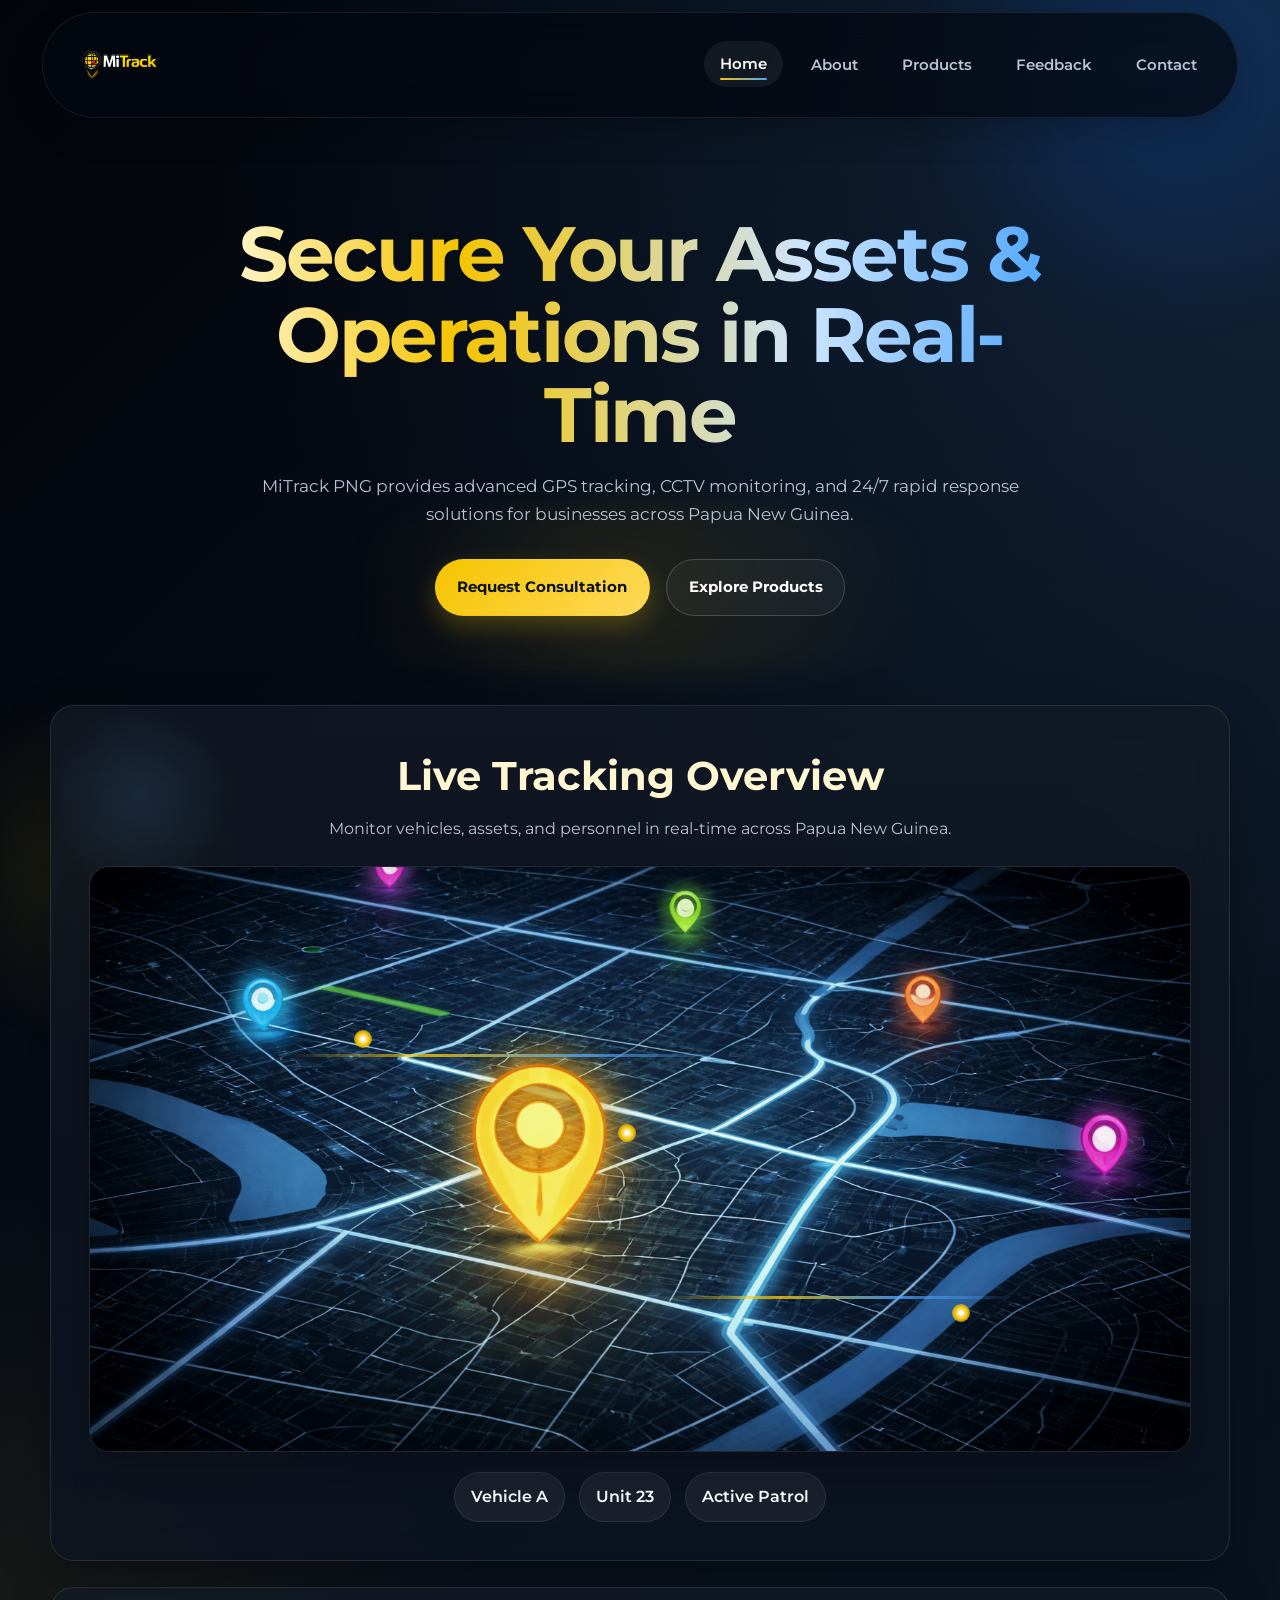
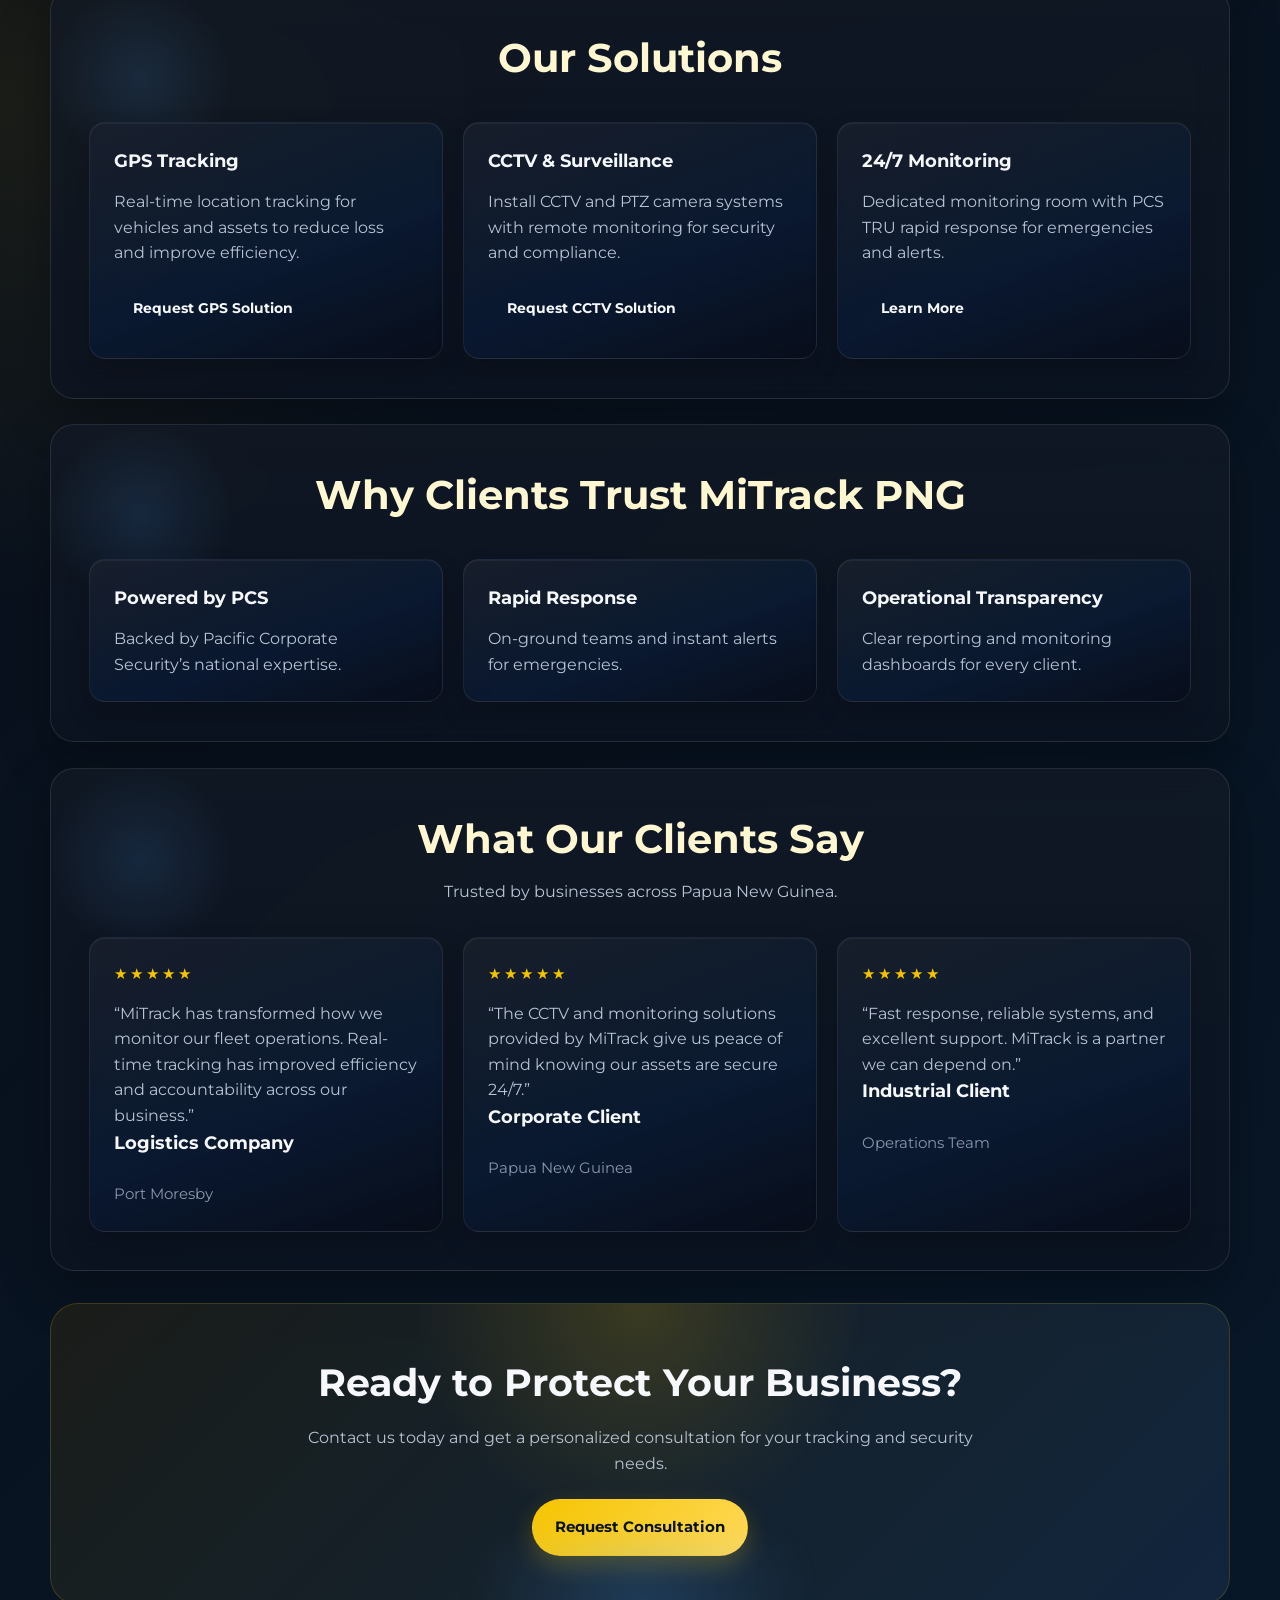
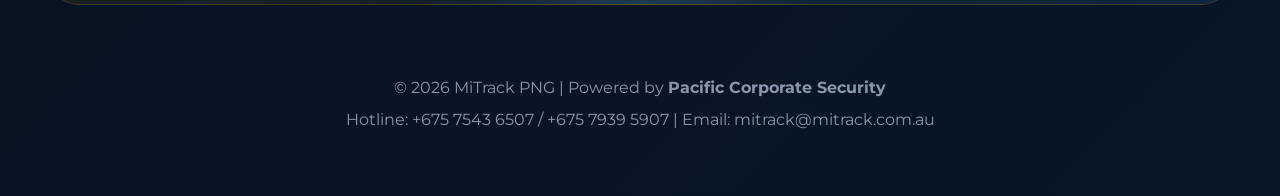
<file: index.html>
<!DOCTYPE html>
<html lang="en">
<head>
<meta charset="UTF-8">
<meta name="viewport" content="width=device-width, initial-scale=1.0">
<title>MiTrack PNG | Security & GPS Tracking Solutions</title>

<link href="https://fonts.googleapis.com/css2?family=Montserrat:wght@300;400;600;700&display=swap" rel="stylesheet">
<link rel="stylesheet" href="css/style.css">
</head>

<body>

<!-- NAVBAR -->
<nav class="nav-center">
  <div class="nav-top">
    
    <div class="nav-logo">
      <a href="index.html">
        <img src="assets/images/logo.png" alt="MiTrack Logo" class="logo">
      </a>
    </div>

    <!-- MOBILE BUTTON -->
    <button id="nav-toggle" aria-label="Toggle menu">☰</button>

  </div>

  <ul class="nav-links">
    <li><a href="index.html" class="active">Home</a></li>
    <li><a href="about.html">About</a></li>
    <li><a href="products.html">Products</a></li>
    <li><a href="feedback.html">Feedback</a></li>
    <li><a href="contact.html">Contact</a></li>
  </ul>
</nav>

<!-- HERO -->
<section class="hero fade-in">
  <h1>Secure Your Assets & Operations in Real-Time</h1>
  <p>
    MiTrack PNG provides advanced GPS tracking, CCTV monitoring, and 24/7 rapid response solutions 
    for businesses across Papua New Guinea.
  </p>

  <div class="hero-buttons">
    <a href="contact.html" class="btn btn-primary">Request Consultation</a>
    <a href="products.html" class="btn btn-outline">Explore Products</a>
  </div>
</section>

<!-- LIVE TRACKING MAP -->
<section class="section map-section fade-in">
  <div class="section-title">
    <h2>Live Tracking Overview</h2>
    <p>Monitor vehicles, assets, and personnel in real-time across Papua New Guinea.</p>
  </div>

  <div class="map-container">
    <img src="assets/images/map.png" alt="Live GPS Map">

    <div class="map-line line1"></div>
    <div class="map-line line2"></div>

    <div class="map-point point1"></div>
    <div class="map-point point2"></div>
    <div class="map-point point3"></div>
  </div>

  <div class="map-info">
    <p>Vehicle A</p>
    <p>Unit 23</p>
    <p>Active Patrol</p>
  </div>
</section>

<!-- SERVICES PREVIEW -->
<section class="section fade-in">
  <div class="section-title">
    <h2>Our Solutions</h2>
  </div>

  <div class="grid">
    <div class="card fade-in">
      <h4>GPS Tracking</h4>
      <p>Real-time location tracking for vehicles and assets to reduce loss and improve efficiency.</p>
      <a href="contact.html" class="btn btn-small">Request GPS Solution</a>
    </div>

    <div class="card fade-in">
      <h4>CCTV & Surveillance</h4>
      <p>Install CCTV and PTZ camera systems with remote monitoring for security and compliance.</p>
      <a href="contact.html" class="btn btn-small">Request CCTV Solution</a>
    </div>

    <div class="card fade-in">
      <h4>24/7 Monitoring</h4>
      <p>Dedicated monitoring room with PCS TRU rapid response for emergencies and alerts.</p>
      <a href="contact.html" class="btn btn-small">Learn More</a>
    </div>
  </div>
</section>

<!-- TRUST -->
<section class="section fade-in">
  <div class="section-title">
    <h2>Why Clients Trust MiTrack PNG</h2>
  </div>

  <div class="grid">
    <div class="card fade-in">
      <h4>Powered by PCS</h4>
      <p>Backed by Pacific Corporate Security’s national expertise.</p>
    </div>

    <div class="card fade-in">
      <h4>Rapid Response</h4>
      <p>On-ground teams and instant alerts for emergencies.</p>
    </div>

    <div class="card fade-in">
      <h4>Operational Transparency</h4>
      <p>Clear reporting and monitoring dashboards for every client.</p>
    </div>
  </div>
</section>

<!-- PREMIUM TESTIMONIALS -->
<section class="section testimonials fade-in">
  <div class="section-title">
    <h2>What Our Clients Say</h2>
    <p>Trusted by businesses across Papua New Guinea.</p>
  </div>

  <div class="grid">

    <div class="testimonial-card fade-in">
      <div class="stars">★★★★★</div>
      <p>
        “MiTrack has transformed how we monitor our fleet operations. Real-time tracking has improved efficiency and accountability across our business.”
      </p>
      <h4>Logistics Company</h4>
      <span>Port Moresby</span>
    </div>

    <div class="testimonial-card fade-in">
      <div class="stars">★★★★★</div>
      <p>
        “The CCTV and monitoring solutions provided by MiTrack give us peace of mind knowing our assets are secure 24/7.”
      </p>
      <h4>Corporate Client</h4>
      <span>Papua New Guinea</span>
    </div>

    <div class="testimonial-card fade-in">
      <div class="stars">★★★★★</div>
      <p>
        “Fast response, reliable systems, and excellent support. MiTrack is a partner we can depend on.”
      </p>
      <h4>Industrial Client</h4>
      <span>Operations Team</span>
    </div>

  </div>
</section>  
<!-- CTA -->
<section class="cta fade-in">
  <h3>Ready to Protect Your Business?</h3>
  <p>Contact us today and get a personalized consultation for your tracking and security needs.</p>
  <a href="contact.html" class="btn btn-primary">Request Consultation</a>
</section>

<!-- FOOTER -->
<footer class="fade-in">
  <p>© 2026 MiTrack PNG | Powered by <strong>Pacific Corporate Security</strong></p>
  <p>
    Hotline: +675 7543 6507 / +675 7939 5907 | 
    Email: mitrack@mitrack.com.au
  </p>
</footer>

 <!-- MAIN JS -->
<script src="js/main.js"></script>

</body>
</html>
</file>
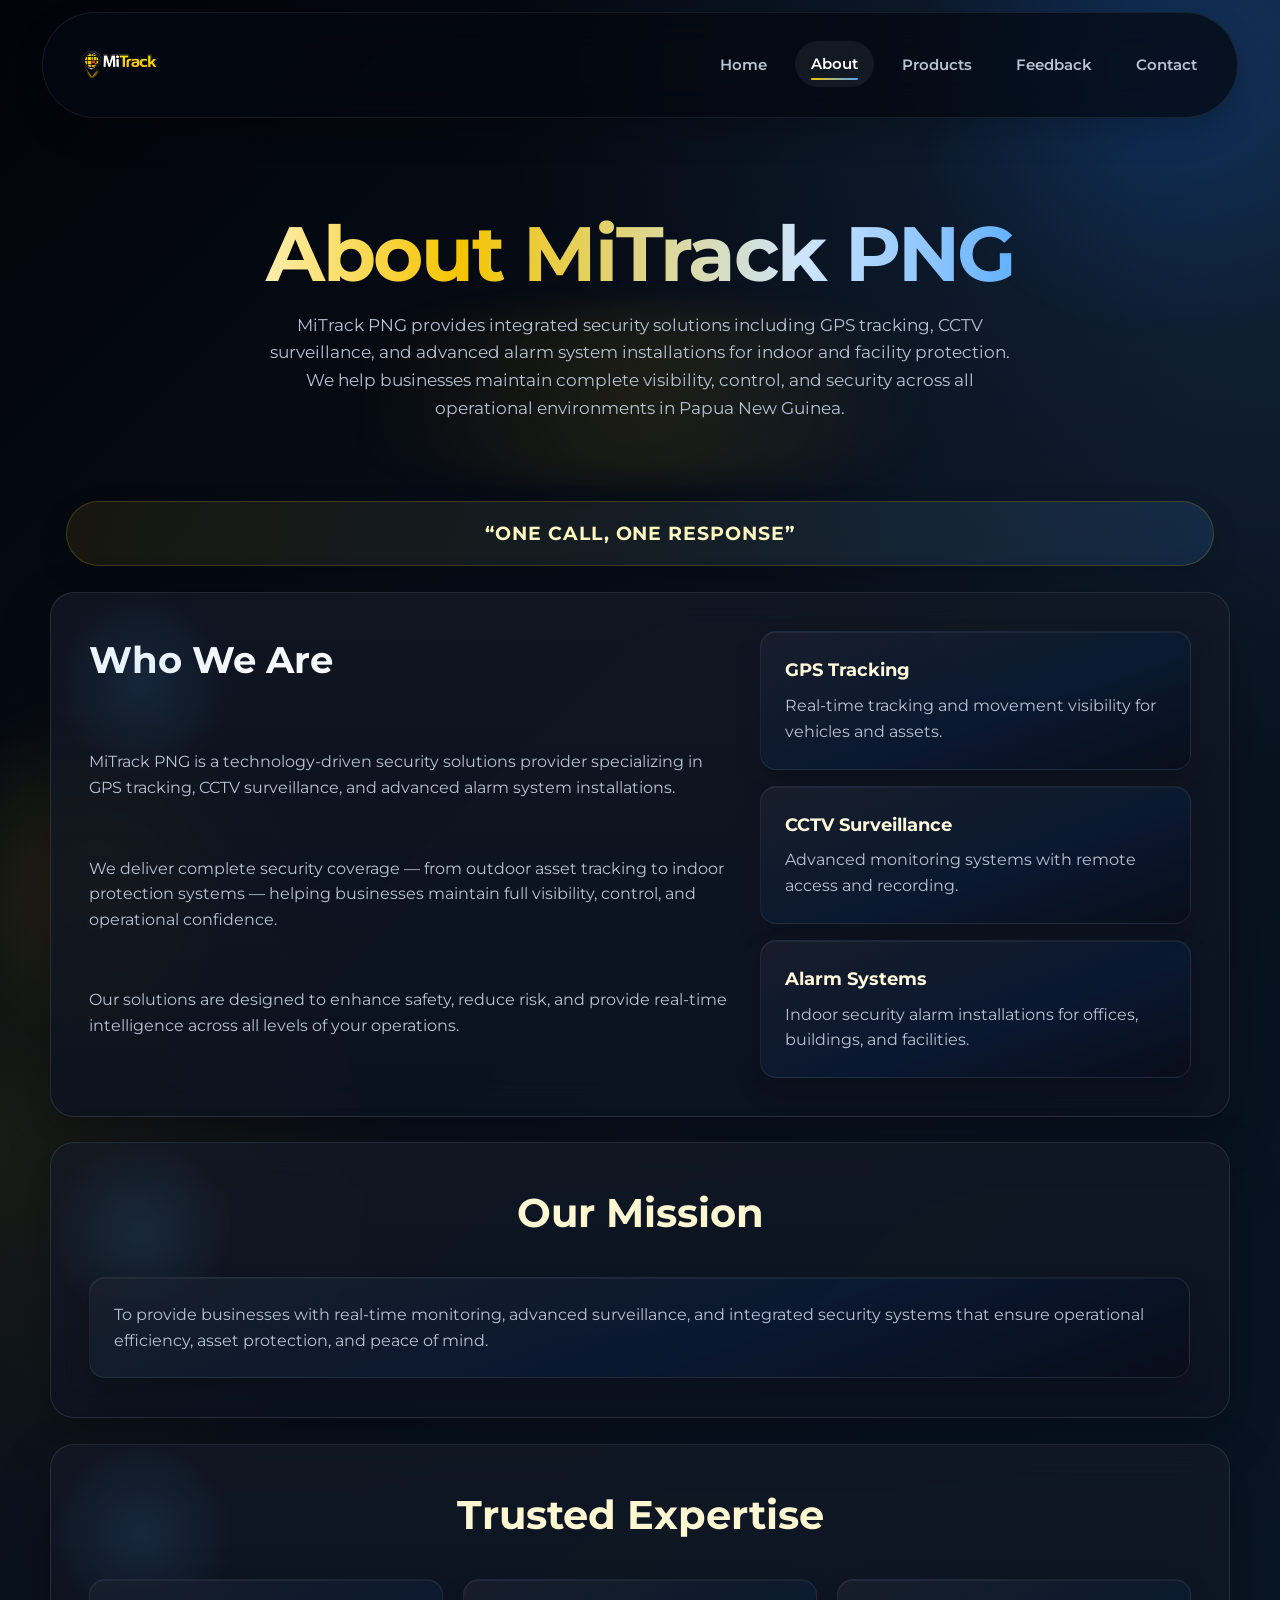
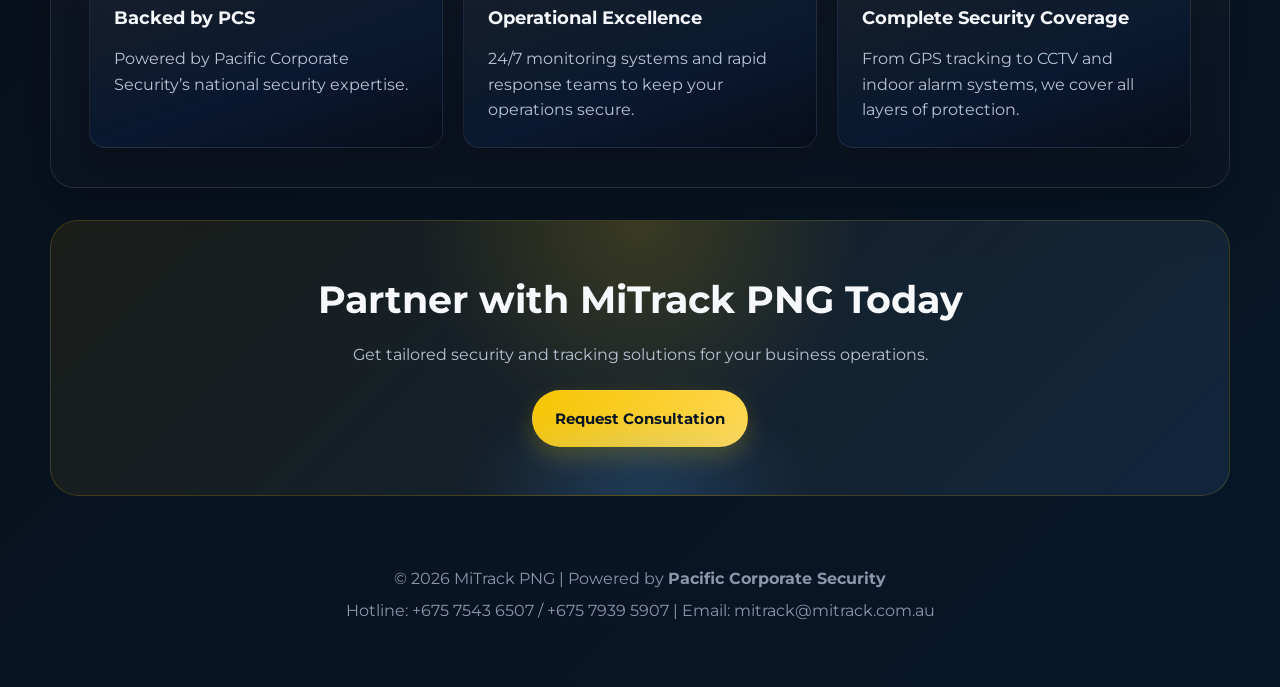
<file: about.html>
<!DOCTYPE html>
<html lang="en">
<head>
<meta charset="UTF-8">
<meta name="viewport" content="width=device-width, initial-scale=1.0">
<title>About | MiTrack PNG</title>

<link href="https://fonts.googleapis.com/css2?family=Montserrat:wght@300;400;600;700&display=swap" rel="stylesheet">
<link rel="stylesheet" href="css/style.css">
</head>

<body>

<!-- NAVBAR -->
<nav class="nav-center">
  <div class="nav-top">
    
    <div class="nav-logo">
      <a href="index.html">
        <img src="assets/images/logo.png" alt="MiTrack Logo" class="logo">
      </a>
    </div>

    <!-- MOBILE BUTTON -->
    <button id="nav-toggle" aria-label="Toggle menu">☰</button>

  </div>

  <ul class="nav-links">
    <li><a href="index.html">Home</a></li>
    <li><a href="about.html" class="active">About</a></li>
    <li><a href="products.html">Products</a></li>
    <li><a href="feedback.html">Feedback</a></li>
    <li><a href="contact.html">Contact</a></li>
  </ul>
</nav>

<!-- HERO -->
<section class="hero fade-in">
  <h1>About MiTrack PNG</h1>
  <p>
    MiTrack PNG provides integrated security solutions including GPS tracking, CCTV 
    surveillance, and advanced alarm system installations for indoor and facility protection. 
    We help businesses maintain complete visibility, control, and security across all 
    operational environments in Papua New Guinea.
  </p>
</section>

<!-- ✅ MOTTO (ADDED ONLY) -->
<section class="motto fade-in">
  <div class="motto-container">
    <p class="motto-text">“One Call, One Response”</p>
  </div>
</section>

<!-- ABOUT -->
<section class="section about-split fade-in">
  <div class="about-grid">

    <!-- LEFT SIDE -->
    <div class="about-text">
      <h2>Who We Are</h2>

      <p>
        MiTrack PNG is a technology-driven security solutions provider specializing in GPS tracking, CCTV surveillance, and advanced alarm system installations.
      </p>

      <p>
        We deliver complete security coverage — from outdoor asset tracking to indoor protection systems — helping businesses maintain full visibility, control, and operational confidence.
      </p>

      <p>
        Our solutions are designed to enhance safety, reduce risk, and provide real-time intelligence across all levels of your operations.
      </p>
    </div>

    <!-- RIGHT SIDE (FEATURE CARDS) -->
    <div class="about-visual">

      <div class="about-card">
        <h3>GPS Tracking</h3>
        <p>Real-time tracking and movement visibility for vehicles and assets.</p>
      </div>

      <div class="about-card">
        <h3>CCTV Surveillance</h3>
        <p>Advanced monitoring systems with remote access and recording.</p>
      </div>

      <div class="about-card">
        <h3>Alarm Systems</h3>
        <p>Indoor security alarm installations for offices, buildings, and facilities.</p>
      </div>

    </div>

  </div>
</section>
  
<!-- MISSION -->
<section class="section fade-in">
  <div class="section-title">
    <h2>Our Mission</h2>
  </div>

  <div class="card fade-in">
    <p>
      To provide businesses with real-time monitoring, advanced surveillance, and integrated 
      security systems that ensure operational efficiency, asset protection, and peace of mind.
    </p>
  </div>
</section>

<!-- TRUST -->
<section class="section fade-in">
  <div class="section-title">
    <h2>Trusted Expertise</h2>
  </div>

  <div class="grid">
    <div class="card fade-in">
      <h4>Backed by PCS</h4>
      <p>Powered by Pacific Corporate Security’s national security expertise.</p>
    </div>

    <div class="card fade-in">
      <h4>Operational Excellence</h4>
      <p>24/7 monitoring systems and rapid response teams to keep your operations secure.</p>
    </div>

    <div class="card fade-in">
      <h4>Complete Security Coverage</h4>
      <p>From GPS tracking to CCTV and indoor alarm systems, we cover all layers of protection.</p>
    </div>
  </div>
</section>

<!-- CTA -->
<section class="cta fade-in">
  <h3>Partner with MiTrack PNG Today</h3>
  <p>Get tailored security and tracking solutions for your business operations.</p>
  <a href="contact.html" class="btn btn-primary">Request Consultation</a>
</section>

<!-- FOOTER -->
<footer class="fade-in">
  <p>© 2026 MiTrack PNG | Powered by <strong>Pacific Corporate Security</strong></p>
  <p>
    Hotline: +675 7543 6507 / +675 7939 5907 | 
    Email: mitrack@mitrack.com.au
  </p>
</footer>

<script src="js/main.js"></script>
  
</body>
</html>
</file>
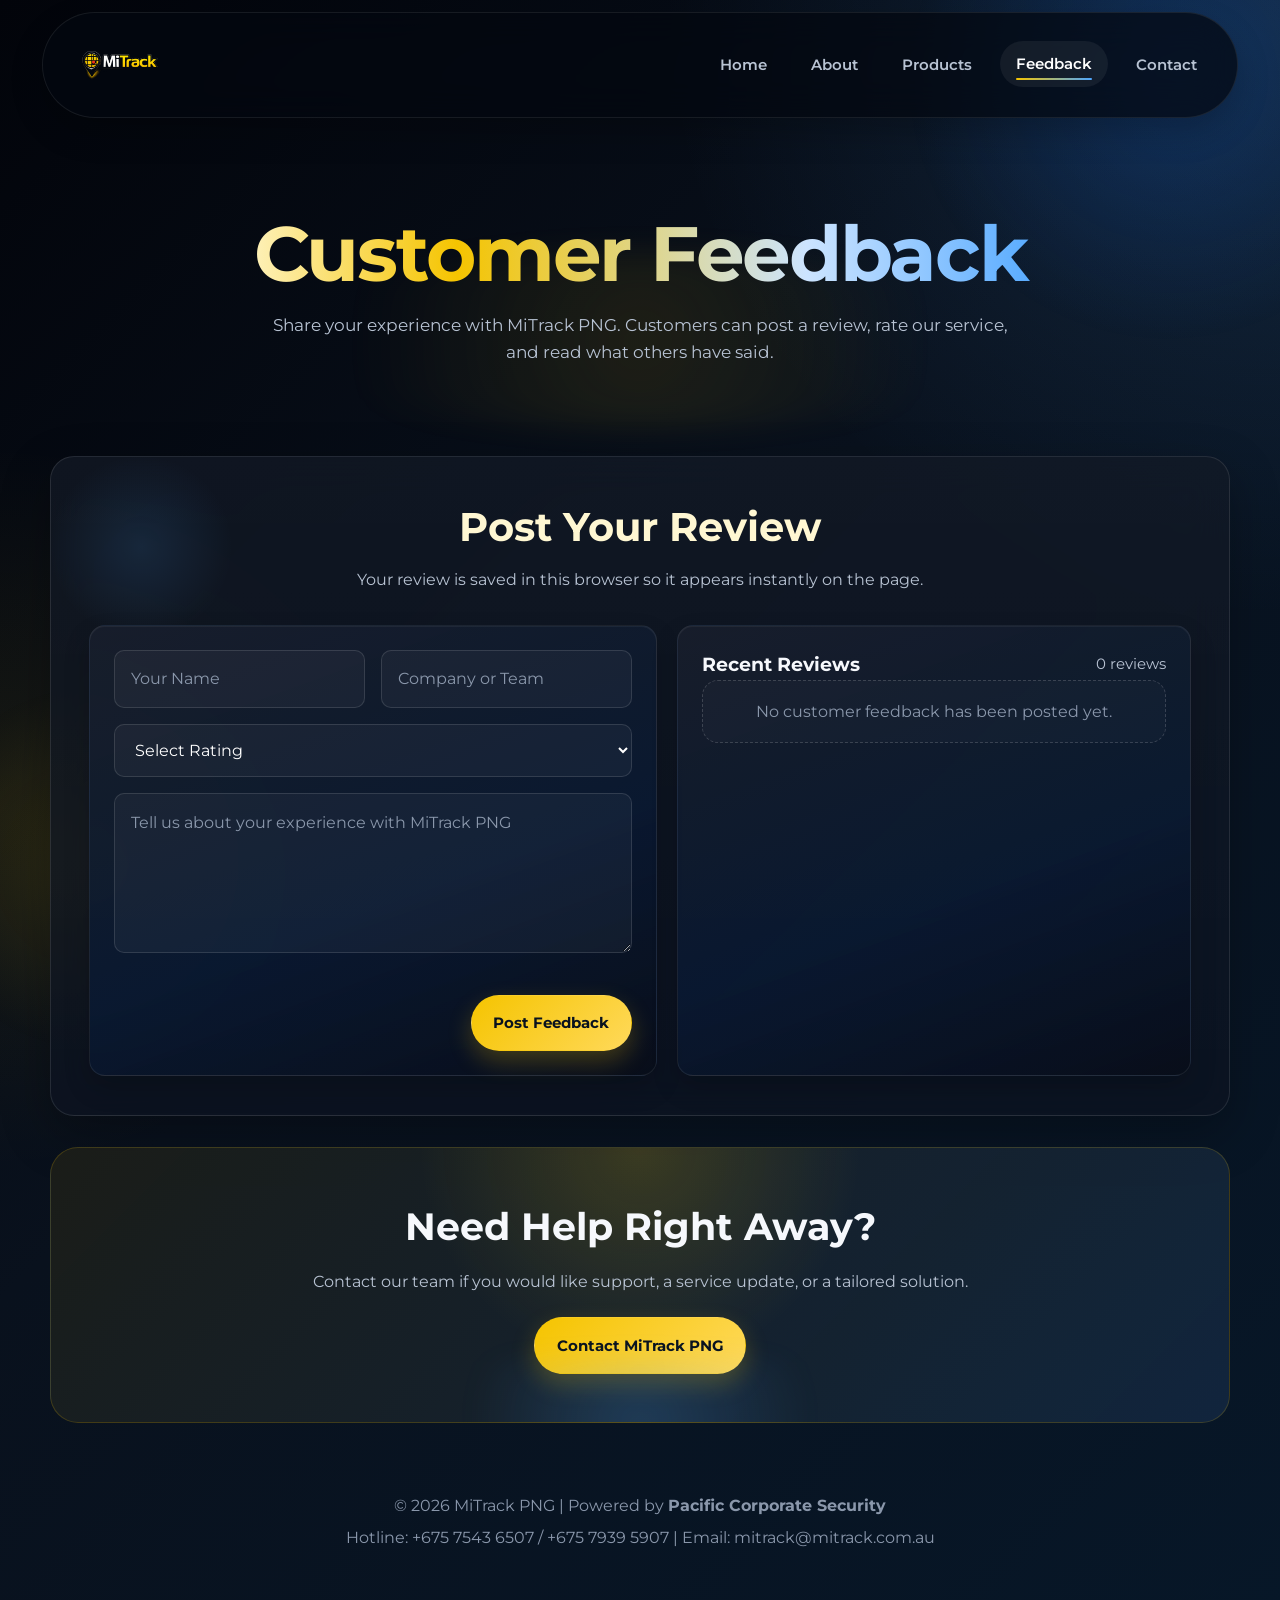
<file: feedback.html>
<!DOCTYPE html>
<html lang="en">
<head>
<meta charset="UTF-8">
<meta name="viewport" content="width=device-width, initial-scale=1.0">
<title>Customer Feedback | MiTrack PNG</title>

<link href="https://fonts.googleapis.com/css2?family=Montserrat:wght@300;400;600;700&display=swap" rel="stylesheet">
<link rel="stylesheet" href="css/style.css">
</head>

<body>

<!-- NAVBAR -->
<nav class="nav-center">
  <div class="nav-top">
    <div class="nav-logo">
      <a href="index.html">
        <img src="assets/images/logo.png" alt="MiTrack Logo" class="logo">
      </a>
    </div>

    <button id="nav-toggle" aria-label="Toggle menu">Menu</button>
  </div>

  <ul class="nav-links">
    <li><a href="index.html">Home</a></li>
    <li><a href="about.html">About</a></li>
    <li><a href="products.html">Products</a></li>
    <li><a href="feedback.html" class="active">Feedback</a></li>
    <li><a href="contact.html">Contact</a></li>
  </ul>
</nav>

<!-- HERO -->
<section class="hero fade-in">
  <h1>Customer Feedback</h1>
  <p class="feedback-highlight">
    Share your experience with MiTrack PNG. Customers can post a review, rate our service,
    and read what others have said.
  </p>
</section>

<!-- FEEDBACK -->
<section class="section fade-in">
  <div class="section-title">
    <h2>Post Your Review</h2>
    <p>Your review is saved in this browser so it appears instantly on the page.</p>
  </div>

  <div class="feedback-layout">
    <div class="card feedback-form-card">
      <form id="feedbackForm" class="feedback-form">
        <div class="feedback-meta">
          <div class="form-group">
            <input type="text" name="name" placeholder="Your Name" required>
          </div>

          <div class="form-group">
            <input type="text" name="company" placeholder="Company or Team">
          </div>
        </div>

        <div class="form-group">
          <select name="rating" required>
            <option value="" disabled selected>Select Rating</option>
            <option value="5">5 Stars - Excellent</option>
            <option value="4">4 Stars - Very Good</option>
            <option value="3">3 Stars - Good</option>
            <option value="2">2 Stars - Fair</option>
            <option value="1">1 Star - Poor</option>
          </select>
        </div>

        <div class="form-group">
          <textarea name="message" placeholder="Tell us about your experience with MiTrack PNG" required></textarea>
        </div>

        <div class="form-actions">
          <p id="feedbackMessage" class="feedback-success"></p>
          <button type="submit" class="btn btn-primary">Post Feedback</button>
        </div>
      </form>
    </div>

    <div class="card feedback-list-card">
      <div class="feedback-list-header">
        <h3>Recent Reviews</h3>
        <p id="feedbackCount" class="feedback-count">0 reviews</p>
      </div>

      <div id="feedbackList" class="feedback-list"></div>
    </div>
  </div>
</section>

<!-- CTA -->
<section class="cta fade-in">
  <h3>Need Help Right Away?</h3>
  <p>Contact our team if you would like support, a service update, or a tailored solution.</p>
  <a href="contact.html" class="btn btn-primary">Contact MiTrack PNG</a>
</section>

<!-- FOOTER -->
<footer class="fade-in">
  <p>&copy; 2026 MiTrack PNG | Powered by <strong>Pacific Corporate Security</strong></p>
  <p>
    Hotline: +675 7543 6507 / +675 7939 5907 |
    Email: mitrack@mitrack.com.au
  </p>
</footer>

<script src="js/main.js"></script>

</body>
</html>
</file>
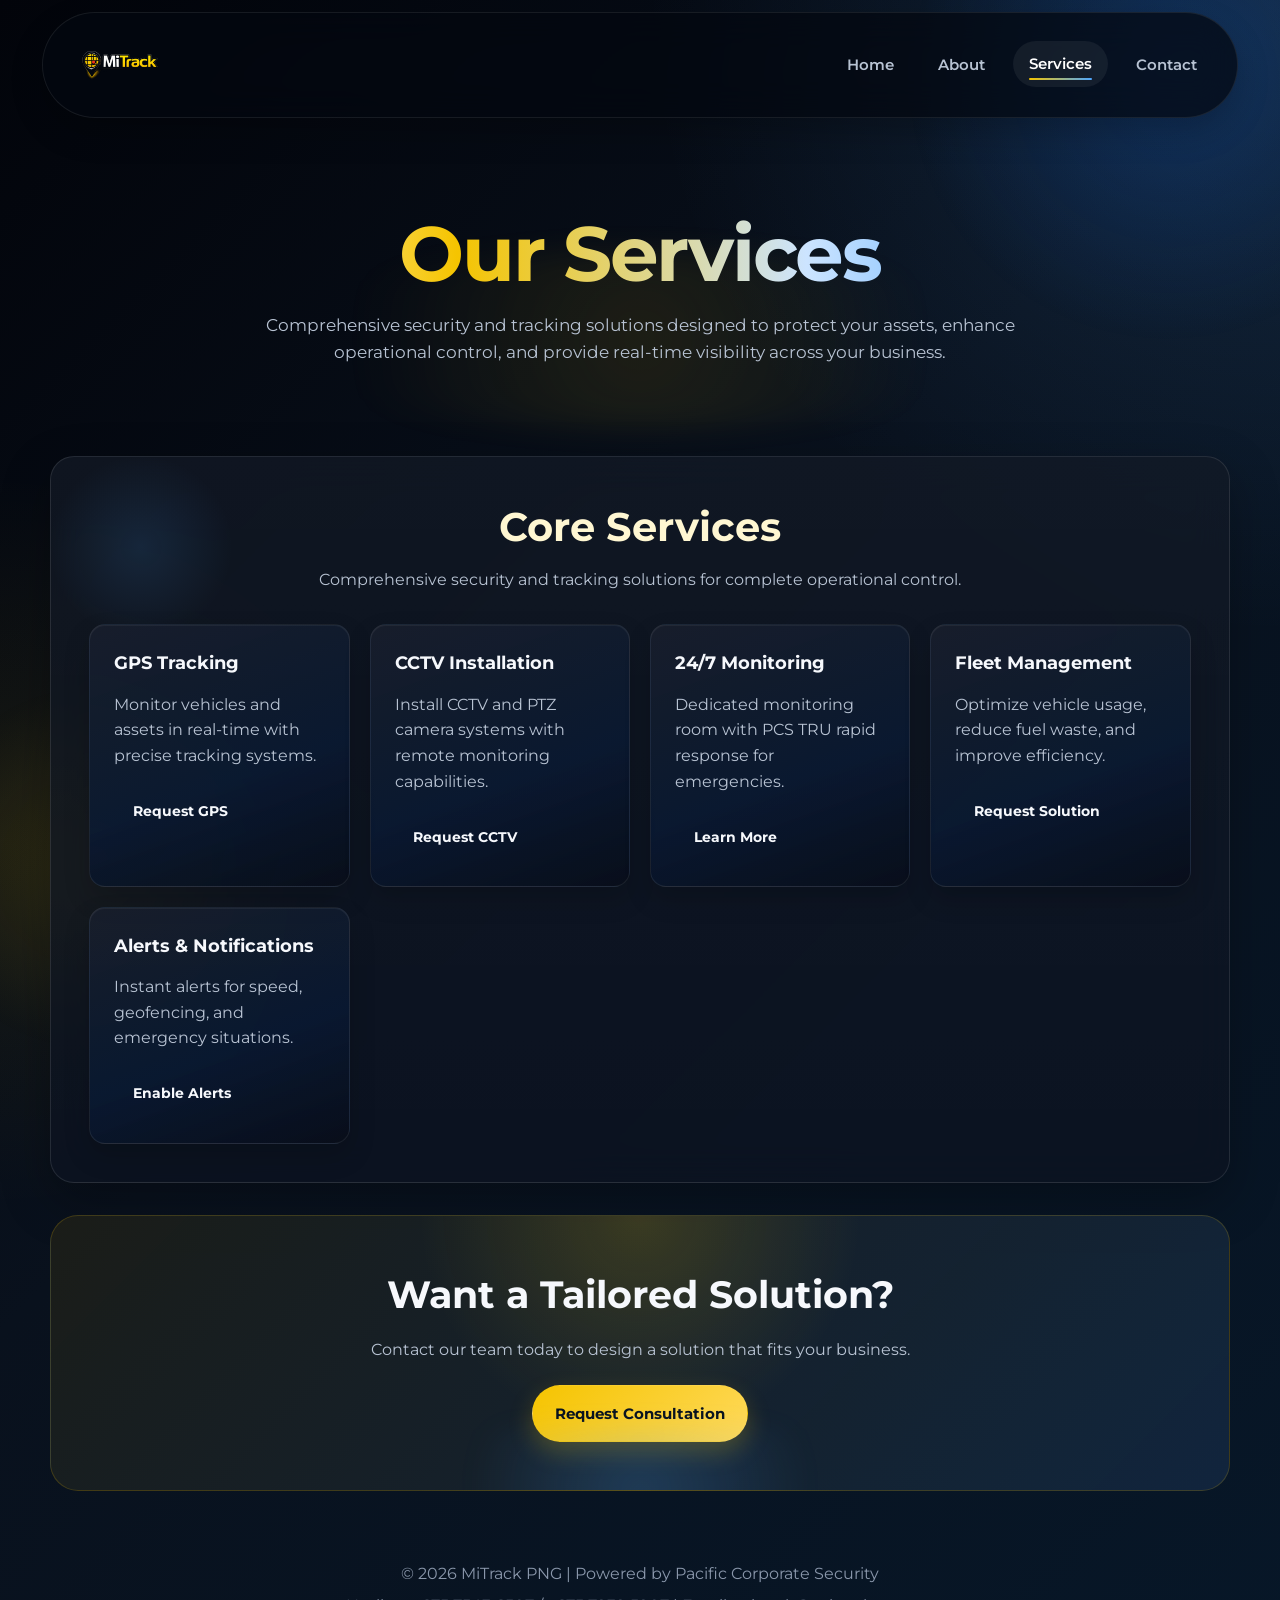
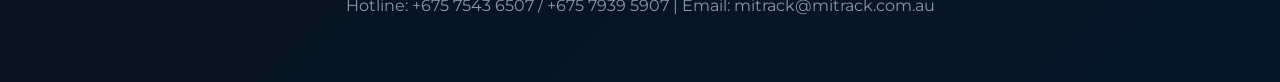
<file: service.html>
<!DOCTYPE html>
<html lang="en">
<head>
<meta charset="UTF-8">
<meta name="viewport" content="width=device-width, initial-scale=1.0">
<title>Services | MiTrack PNG</title>

<link href="https://fonts.googleapis.com/css2?family=Montserrat:wght@300;400;600;700&display=swap" rel="stylesheet">
<link rel="stylesheet" href="css/style.css">
</head>

<body>

<!-- NAVBAR -->
<nav class="nav-center">
  <div class="nav-top">
    
    <div class="nav-logo">
      <a href="index.html">
        <img src="assets/images/logo.png" alt="MiTrack Logo" class="logo">
      </a>
    </div>

    <!-- MOBILE BUTTON -->
    <button id="nav-toggle" aria-label="Toggle menu">☰</button>

  </div>

  <ul class="nav-links">
    <li><a href="index.html">Home</a></li>
    <li><a href="about.html">About</a></li>
    <li><a href="services.html" class="active">Services</a></li>
    <li><a href="contact.html">Contact</a></li>
  </ul>
</nav>

<!-- HERO -->
<section class="hero">
  <h1>Our Services</h1>
  <p>
    Comprehensive security and tracking solutions designed to protect your assets, 
    enhance operational control, and provide real-time visibility across your business.
  </p>
</section>

<!-- SERVICES -->
<section class="section">
  <div class="section-title">
    <h2>Core Services</h2>
    <p>Comprehensive security and tracking solutions for complete operational control.</p>
  </div>

  <div class="grid">

    <div class="card">
      <h4>GPS Tracking</h4>
      <p>Monitor vehicles and assets in real-time with precise tracking systems.</p>
      <a href="contact.html" class="btn btn-small">Request GPS</a>
    </div>

    <div class="card">
      <h4>CCTV Installation</h4>
      <p>Install CCTV and PTZ camera systems with remote monitoring capabilities.</p>
      <a href="contact.html" class="btn btn-small">Request CCTV</a>
    </div>

    <div class="card">
      <h4>24/7 Monitoring</h4>
      <p>Dedicated monitoring room with PCS TRU rapid response for emergencies.</p>
      <a href="contact.html" class="btn btn-small">Learn More</a>
    </div>

    <div class="card">
      <h4>Fleet Management</h4>
      <p>Optimize vehicle usage, reduce fuel waste, and improve efficiency.</p>
      <a href="contact.html" class="btn btn-small">Request Solution</a>
    </div>

    <div class="card">
      <h4>Alerts & Notifications</h4>
      <p>Instant alerts for speed, geofencing, and emergency situations.</p>
      <a href="contact.html" class="btn btn-small">Enable Alerts</a>
    </div>

  </div>
</section>

<!-- CTA -->
<section class="cta">
  <h3>Want a Tailored Solution?</h3>
  <p>Contact our team today to design a solution that fits your business.</p>
  <a href="contact.html" class="btn btn-primary">Request Consultation</a>
</section>

<!-- FOOTER -->
<footer>
  <p>© 2026 MiTrack PNG | Powered by Pacific Corporate Security</p>
  <p>
    Hotline: +675 7543 6507 / +675 7939 5907 | 
    Email: mitrack@mitrack.com.au
  </p>
</footer>

<!-- MOBILE NAV SCRIPT -->
<script>
document.getElementById("nav-toggle").addEventListener("click", function() {
    document.querySelector("nav").classList.toggle("open");
});
</script>

</body>
</html>
</file>
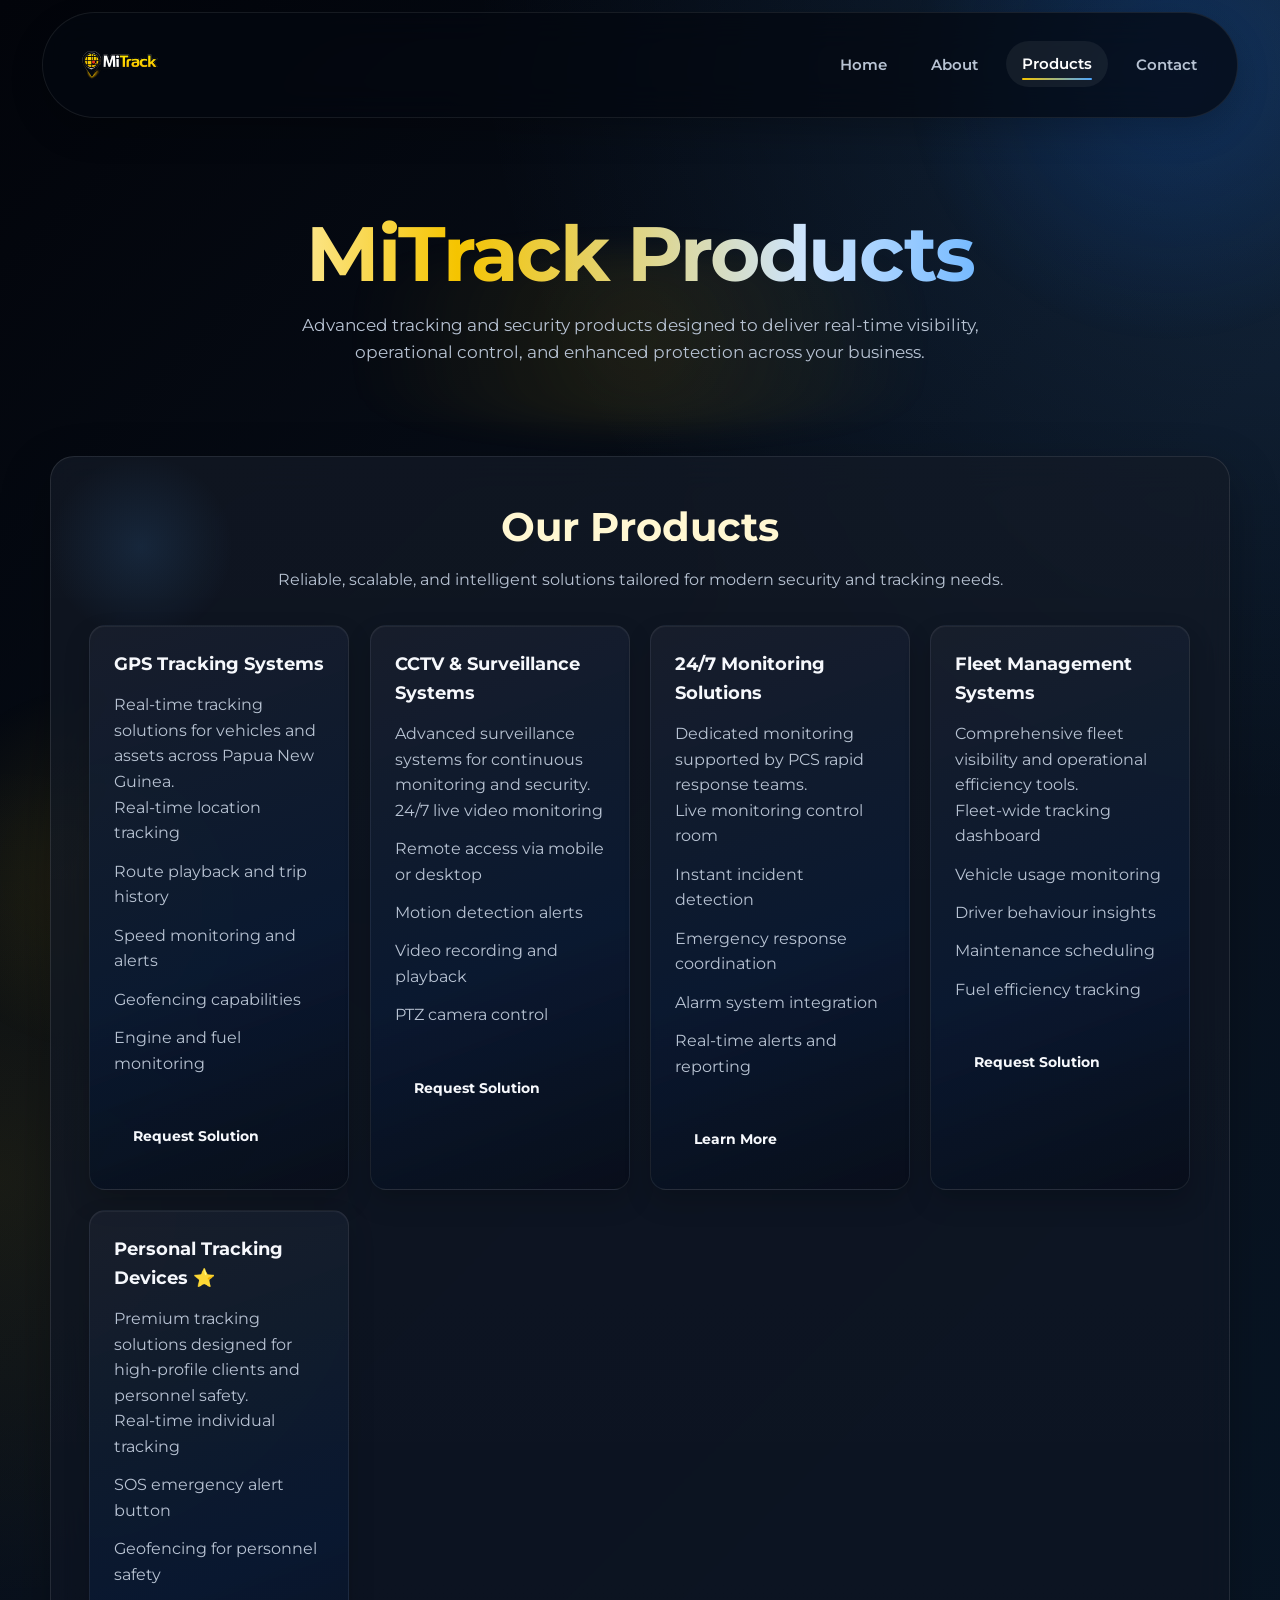
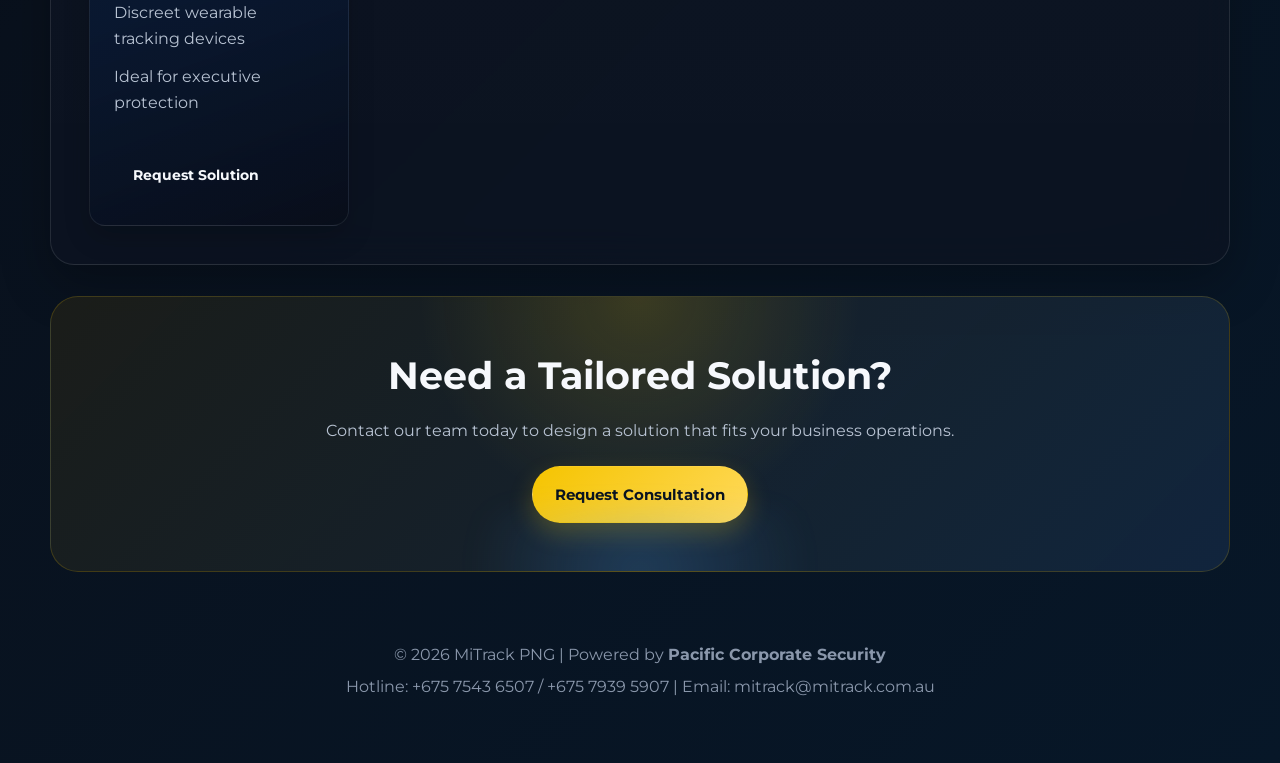
<file: services.html>
<!DOCTYPE html>
<html lang="en">
<head>
<meta charset="UTF-8">
<meta name="viewport" content="width=device-width, initial-scale=1.0">
<title>Products | MiTrack PNG</title>

<link href="https://fonts.googleapis.com/css2?family=Montserrat:wght@300;400;600;700&display=swap" rel="stylesheet">
<link rel="stylesheet" href="css/style.css">
</head>

<body>

<!-- NAVBAR -->
<nav class="nav-center">
  <div class="nav-top">
    
    <div class="nav-logo">
      <a href="index.html">
        <img src="assets/images/logo.png" alt="MiTrack Logo" class="logo">
      </a>
    </div>

    <button id="nav-toggle" aria-label="Toggle menu">☰</button>

  </div>

  <ul class="nav-links">
    <li><a href="index.html">Home</a></li>
    <li><a href="about.html">About</a></li>
    <li><a href="services.html" class="active">Products</a></li>
    <li><a href="contact.html">Contact</a></li>
  </ul>
</nav>

<!-- HERO -->
<section class="hero fade-in">
  <h1>MiTrack Products</h1>
  <p>
    Advanced tracking and security products designed to deliver real-time visibility, 
    operational control, and enhanced protection across your business.
  </p>
</section>

<!-- PRODUCTS -->
<section class="section fade-in">
  <div class="section-title">
    <h2>Our Products</h2>
    <p>Reliable, scalable, and intelligent solutions tailored for modern security and tracking needs.</p>
  </div>

  <div class="grid">

    <!-- GPS TRACKING -->
    <div class="card fade-in">
      <h4>GPS Tracking Systems</h4>
      <p>Real-time tracking solutions for vehicles and assets across Papua New Guinea.</p>

      <ul class="features">
        <li>Real-time location tracking</li>
        <li>Route playback and trip history</li>
        <li>Speed monitoring and alerts</li>
        <li>Geofencing capabilities</li>
        <li>Engine and fuel monitoring</li>
      </ul>

      <a href="contact.html" class="btn btn-small">Request Solution</a>
    </div>

    <!-- CCTV -->
    <div class="card fade-in">
      <h4>CCTV & Surveillance Systems</h4>
      <p>Advanced surveillance systems for continuous monitoring and security.</p>

      <ul class="features">
        <li>24/7 live video monitoring</li>
        <li>Remote access via mobile or desktop</li>
        <li>Motion detection alerts</li>
        <li>Video recording and playback</li>
        <li>PTZ camera control</li>
      </ul>

      <a href="contact.html" class="btn btn-small">Request Solution</a>
    </div>

    <!-- MONITORING -->
    <div class="card fade-in">
      <h4>24/7 Monitoring Solutions</h4>
      <p>Dedicated monitoring supported by PCS rapid response teams.</p>

      <ul class="features">
        <li>Live monitoring control room</li>
        <li>Instant incident detection</li>
        <li>Emergency response coordination</li>
        <li>Alarm system integration</li>
        <li>Real-time alerts and reporting</li>
      </ul>

      <a href="contact.html" class="btn btn-small">Learn More</a>
    </div>

    <!-- FLEET -->
    <div class="card fade-in">
      <h4>Fleet Management Systems</h4>
      <p>Comprehensive fleet visibility and operational efficiency tools.</p>

      <ul class="features">
        <li>Fleet-wide tracking dashboard</li>
        <li>Vehicle usage monitoring</li>
        <li>Driver behaviour insights</li>
        <li>Maintenance scheduling</li>
        <li>Fuel efficiency tracking</li>
      </ul>

      <a href="contact.html" class="btn btn-small">Request Solution</a>
    </div>

    <!-- PERSONAL TRACKERS -->
    <div class="card fade-in">
      <h4>Personal Tracking Devices ⭐</h4>
      <p>Premium tracking solutions designed for high-profile clients and personnel safety.</p>

      <ul class="features">
        <li>Real-time individual tracking</li>
        <li>SOS emergency alert button</li>
        <li>Geofencing for personnel safety</li>
        <li>Discreet wearable tracking devices</li>
        <li>Ideal for executive protection</li>
      </ul>

      <a href="contact.html" class="btn btn-small">Request Solution</a>
    </div>

  </div>
</section>

<!-- CTA -->
<section class="cta fade-in">
  <h3>Need a Tailored Solution?</h3>
  <p>Contact our team today to design a solution that fits your business operations.</p>
  <a href="contact.html" class="btn btn-primary">Request Consultation</a>
</section>

<!-- FOOTER -->
<footer class="fade-in">
  <p>© 2026 MiTrack PNG | Powered by <strong>Pacific Corporate Security</strong></p>
  <p>
    Hotline: +675 7543 6507 / +675 7939 5907 | 
    Email: mitrack@mitrack.com.au
  </p>
</footer>

<!-- MOBILE NAV SCRIPT -->
<script>
document.getElementById("nav-toggle").addEventListener("click", function() {
    document.querySelector("nav").classList.toggle("open");
});
</script>

<!-- SCROLL ANIMATION -->
<script>
const faders = document.querySelectorAll('.fade-in');

const observer = new IntersectionObserver(entries => {
    entries.forEach(entry => {
        if (entry.isIntersecting) {
            entry.target.classList.add('show');
        }
    });
}, { threshold: 0.2 });

faders.forEach(el => observer.observe(el));
</script>

</body>
</html>
</file>
<file: css/style.css>
:root {
    --primary-gold: #f5c400;
    --primary-gold-soft: #ffd95a;
    --pcs-blue: #0d6efd;
    --light-blue: #4da6ff;
    --bg-deep: #04070d;
    --bg-mid: #0d1829;
    --surface: rgba(8, 15, 28, 0.72);
    --surface-strong: rgba(10, 18, 32, 0.88);
    --surface-border: rgba(255, 255, 255, 0.1);
    --text-main: #f6f8fc;
    --text-soft: #b8c3d3;
    --text-muted: #8a97ab;
    --shadow-soft: 0 18px 50px rgba(0, 0, 0, 0.28);
    --shadow-glow: 0 18px 45px rgba(13, 110, 253, 0.16);
    --radius-lg: 24px;
    --radius-md: 16px;
    --radius-sm: 10px;
    --content-width: 1180px;
    --nav-height: 104px;
}

*,
*::before,
*::after {
    box-sizing: border-box;
}

html {
    scroll-behavior: smooth;
}

body {
    margin: 0;
    min-height: 100vh;
    font-family: "Montserrat", sans-serif;
    line-height: 1.6;
    color: var(--text-main);
    background:
        radial-gradient(circle at top right, rgba(77, 166, 255, 0.16), transparent 30%),
        radial-gradient(circle at left center, rgba(245, 196, 0, 0.08), transparent 24%),
        linear-gradient(135deg, #02040a 0%, #09111d 45%, #071728 100%);
    overflow-x: hidden;
}

body::before,
body::after {
    content: "";
    position: fixed;
    inset: auto;
    pointer-events: none;
    z-index: -1;
}

body::before {
    top: -12rem;
    right: -10rem;
    width: 34rem;
    height: 34rem;
    border-radius: 50%;
    background: radial-gradient(circle, rgba(13, 110, 253, 0.18), transparent 68%);
    animation: ambientFloat 16s ease-in-out infinite;
}

body::after {
    bottom: -10rem;
    left: -6rem;
    width: 24rem;
    height: 24rem;
    border-radius: 50%;
    background: radial-gradient(circle, rgba(245, 196, 0, 0.1), transparent 68%);
    animation: ambientFloat 18s ease-in-out infinite reverse;
}

img {
    display: block;
    max-width: 100%;
}

a {
    color: inherit;
}

button,
input,
textarea,
select {
    font: inherit;
}

h1,
h2,
h3,
h4,
h5,
h6,
p,
ul {
    margin: 0;
}

ul {
    padding: 0;
}

.hero,
.section,
.cta,
footer {
    width: min(calc(100% - 2rem), var(--content-width));
    margin-inline: auto;
}

.container {
    width: min(100%, 1080px);
    margin-inline: auto;
}

nav {
    position: sticky;
    top: 0;
    z-index: 100;
    width: min(calc(100% - 1rem), calc(var(--content-width) + 1rem));
    min-height: var(--nav-height);
    margin: 0.75rem auto 0;
    padding: 1rem 1.5rem;
    display: flex;
    align-items: center;
    justify-content: space-between;
    gap: 1.5rem;
    border: 1px solid rgba(255, 255, 255, 0.08);
    border-radius: 999px;
    background: rgba(4, 8, 16, 0.72);
    backdrop-filter: blur(18px);
    box-shadow: 0 14px 32px rgba(0, 0, 0, 0.22);
    transition: transform 0.3s ease, background 0.3s ease, border-color 0.3s ease;
}

nav.scrolled {
    background: rgba(4, 8, 16, 0.88);
    border-color: rgba(77, 166, 255, 0.2);
    box-shadow: 0 16px 40px rgba(0, 0, 0, 0.34);
}

.nav-top {
    display: flex;
    align-items: center;
    justify-content: space-between;
    flex: 1;
    gap: 1rem;
}

.nav-logo {
    display: flex;
    align-items: center;
    z-index: 2;
}

.logo {
    height: 72px;
    width: auto;
    transition: transform 0.35s ease, filter 0.35s ease;
}

.logo:hover {
    transform: scale(1.04) translateY(-2px);
    filter: drop-shadow(0 10px 22px rgba(245, 196, 0, 0.18));
}

#nav-toggle {
    display: none;
    border: 1px solid rgba(255, 255, 255, 0.16);
    border-radius: 999px;
    background: rgba(255, 255, 255, 0.05);
    color: var(--text-main);
    padding: 0.85rem 1rem;
    cursor: pointer;
    transition: background 0.25s ease, transform 0.25s ease, border-color 0.25s ease;
}

#nav-toggle:hover {
    background: rgba(255, 255, 255, 0.12);
    border-color: rgba(77, 166, 255, 0.28);
    transform: translateY(-1px);
}

.nav-links {
    list-style: none;
    display: flex;
    align-items: center;
    justify-content: center;
    gap: 0.75rem;
    flex-wrap: wrap;
}

.nav-links a {
    position: relative;
    display: inline-flex;
    align-items: center;
    padding: 0.7rem 1rem;
    border-radius: 999px;
    text-decoration: none;
    color: var(--text-soft);
    font-size: 0.95rem;
    font-weight: 600;
    transition: color 0.25s ease, background 0.25s ease, transform 0.25s ease;
}

.nav-links a::after {
    content: "";
    position: absolute;
    left: 1rem;
    right: 1rem;
    bottom: 0.45rem;
    height: 2px;
    border-radius: 999px;
    background: linear-gradient(90deg, var(--primary-gold), var(--light-blue));
    transform: scaleX(0);
    transform-origin: center;
    transition: transform 0.25s ease;
}

.nav-links a:hover,
.nav-links a.active {
    color: #fff;
    background: rgba(255, 255, 255, 0.06);
    transform: translateY(-1px);
}

.nav-links a:hover::after,
.nav-links a.active::after {
    transform: scaleX(1);
}

.hero {
    position: relative;
    padding: 6rem 2rem 4rem;
    text-align: center;
}

.hero::before {
    content: "";
    position: absolute;
    inset: auto auto 0 50%;
    width: min(78vw, 860px);
    height: 180px;
    transform: translateX(-50%);
    border-radius: 50%;
    background: radial-gradient(circle, rgba(245, 196, 0, 0.14), transparent 68%);
    filter: blur(16px);
    opacity: 0.7;
    z-index: -1;
}

.hero h1 {
    max-width: 16ch;
    margin: 0 auto 1rem;
    font-size: clamp(2.4rem, 7vw, 4.8rem);
    line-height: 1.05;
    letter-spacing: -0.03em;
    background: linear-gradient(90deg, #fff7d2 0%, var(--primary-gold) 28%, #cce4ff 70%, var(--light-blue) 100%);
    -webkit-background-clip: text;
    -webkit-text-fill-color: transparent;
}

.hero p {
    max-width: 760px;
    margin: 0 auto;
    color: var(--text-soft);
    font-size: clamp(1rem, 2vw, 1.08rem);
}

.hero-buttons {
    margin-top: 2rem;
    display: flex;
    justify-content: center;
    align-items: center;
    flex-wrap: wrap;
    gap: 1rem;
}

.btn {
    position: relative;
    display: inline-flex;
    align-items: center;
    justify-content: center;
    gap: 0.5rem;
    padding: 0.95rem 1.35rem;
    border: 1px solid transparent;
    border-radius: 999px;
    text-decoration: none;
    font-size: 0.95rem;
    font-weight: 700;
    cursor: pointer;
    overflow: hidden;
    transition: transform 0.25s ease, box-shadow 0.25s ease, background 0.25s ease, border-color 0.25s ease;
}

.btn::before {
    content: "";
    position: absolute;
    inset: 0;
    background: linear-gradient(120deg, transparent 0%, rgba(255, 255, 255, 0.22) 50%, transparent 100%);
    transform: translateX(-140%);
    transition: transform 0.5s ease;
}

.btn:hover::before {
    transform: translateX(140%);
}

.btn:hover {
    transform: translateY(-2px);
}

.btn-primary {
    color: #09121e;
    background: linear-gradient(135deg, var(--primary-gold) 0%, var(--primary-gold-soft) 100%);
    box-shadow: 0 10px 24px rgba(245, 196, 0, 0.24);
}

.btn-primary:hover {
    box-shadow: 0 16px 32px rgba(245, 196, 0, 0.26);
}

.btn-outline {
    color: #fff;
    border-color: rgba(255, 255, 255, 0.18);
    background: rgba(255, 255, 255, 0.04);
}

.btn-outline:hover {
    border-color: rgba(77, 166, 255, 0.4);
    background: rgba(77, 166, 255, 0.12);
    box-shadow: 0 14px 30px rgba(13, 110, 253, 0.16);
}

.btn-small {
    padding: 0.8rem 1.1rem;
    font-size: 0.88rem;
}

.section {
    position: relative;
    margin-block: 1.6rem;
    padding: clamp(1.5rem, 3vw, 2.5rem);
    border-radius: var(--radius-lg);
    border: 1px solid var(--surface-border);
    background:
        linear-gradient(180deg, rgba(255, 255, 255, 0.035), rgba(255, 255, 255, 0.015)),
        rgba(8, 15, 28, 0.72);
    backdrop-filter: blur(18px);
    box-shadow: var(--shadow-soft);
    overflow: hidden;
}

.section::before {
    content: "";
    position: absolute;
    inset: 0 auto auto 0;
    width: 180px;
    height: 180px;
    background: radial-gradient(circle, rgba(77, 166, 255, 0.12), transparent 72%);
    pointer-events: none;
}

.section-title {
    margin-bottom: 2rem;
    text-align: center;
}

.section-title h2 {
    font-size: clamp(1.8rem, 4vw, 2.5rem);
    margin-bottom: 0.5rem;
    color: #fff7d2;
}

.section-title p {
    max-width: 760px;
    margin-inline: auto;
    color: var(--text-soft);
}

.grid {
    display: grid;
    grid-template-columns: repeat(auto-fit, minmax(240px, 1fr));
    gap: 1.25rem;
}

.card,
.testimonial-card,
.about-card {
    position: relative;
    padding: 1.5rem;
    border-radius: var(--radius-md);
    border: 1px solid rgba(255, 255, 255, 0.08);
    background:
        linear-gradient(160deg, rgba(255, 255, 255, 0.05), rgba(13, 110, 253, 0.08) 58%, rgba(6, 11, 20, 0.45)),
        rgba(10, 18, 32, 0.8);
    box-shadow: inset 0 1px 0 rgba(255, 255, 255, 0.05), 0 12px 26px rgba(0, 0, 0, 0.18);
    transition: transform 0.35s ease, border-color 0.35s ease, box-shadow 0.35s ease;
}

.card::after,
.testimonial-card::after,
.about-card::after {
    content: "";
    position: absolute;
    inset: auto -30% -50% auto;
    width: 160px;
    height: 160px;
    border-radius: 50%;
    background: radial-gradient(circle, rgba(77, 166, 255, 0.15), transparent 70%);
    opacity: 0;
    transition: opacity 0.35s ease;
    pointer-events: none;
}

.card:hover,
.testimonial-card:hover,
.about-card:hover,
.contact-card:hover {
    transform: translateY(-8px);
    border-color: rgba(77, 166, 255, 0.28);
    box-shadow: var(--shadow-glow), 0 18px 38px rgba(0, 0, 0, 0.24);
}

.card:hover::after,
.testimonial-card:hover::after,
.about-card:hover::after {
    opacity: 1;
}

.card h4,
.testimonial-card h4 {
    display: flex;
    align-items: center;
    gap: 0.55rem;
    margin-bottom: 0.85rem;
    font-size: 1.12rem;
}

.card p,
.testimonial-card p,
.about-card p {
    color: var(--text-soft);
}

.card .btn,
.testimonial-card .btn {
    margin-top: 1.1rem;
}

.map-section .section-title {
    margin-bottom: 1.5rem;
}

.map-container {
    position: relative;
    overflow: hidden;
    margin-bottom: 1.25rem;
    border-radius: calc(var(--radius-lg) - 4px);
    border: 1px solid rgba(255, 255, 255, 0.08);
    box-shadow: 0 16px 35px rgba(0, 0, 0, 0.22);
}

.map-container img {
    width: 100%;
    aspect-ratio: 16 / 8.5;
    object-fit: cover;
    filter: saturate(0.9) contrast(1.05) brightness(0.96);
}

.map-line {
    position: absolute;
    height: 3px;
    border-radius: 999px;
    background: linear-gradient(90deg, transparent, var(--primary-gold), var(--light-blue), transparent);
    opacity: 0.8;
    animation: linePulse 3.8s ease-in-out infinite;
}

.line1 {
    top: 32%;
    left: 18%;
    width: 40%;
}

.line2 {
    bottom: 26%;
    right: 16%;
    width: 32%;
    animation-delay: 0.8s;
}

.map-point {
    position: absolute;
    width: 18px;
    height: 18px;
    border-radius: 50%;
    background: radial-gradient(circle, #fff 10%, var(--primary-gold) 48%, rgba(245, 196, 0, 0.18) 100%);
    box-shadow: 0 0 0 0 rgba(245, 196, 0, 0.48);
    animation: pingPoint 2.8s ease-out infinite;
}

.point1 {
    top: 28%;
    left: 24%;
}

.point2 {
    top: 44%;
    left: 48%;
    animation-delay: 0.9s;
}

.point3 {
    bottom: 22%;
    right: 20%;
    animation-delay: 1.6s;
}

.map-info {
    display: flex;
    justify-content: center;
    flex-wrap: wrap;
    gap: 0.85rem;
}

.map-info p {
    padding: 0.7rem 1rem;
    border-radius: 999px;
    color: #f8fbff;
    font-weight: 600;
    background: rgba(255, 255, 255, 0.06);
    border: 1px solid rgba(255, 255, 255, 0.08);
}

.testimonials .grid {
    grid-template-columns: repeat(auto-fit, minmax(250px, 1fr));
}

.testimonial-card {
    min-height: 100%;
}

.testimonial-card .stars {
    margin-bottom: 0.9rem;
    color: var(--primary-gold);
    letter-spacing: 0.18rem;
    font-size: 0.95rem;
}

.testimonial-card span {
    display: inline-block;
    margin-top: 0.75rem;
    color: var(--text-muted);
    font-size: 0.92rem;
}

.motto {
    width: min(calc(100% - 2rem), var(--content-width));
    margin: 1rem auto 0;
    padding: 0 1rem;
}

.motto-container {
    padding: 1rem;
    border-radius: 999px;
    border: 1px solid rgba(245, 196, 0, 0.2);
    background: linear-gradient(90deg, rgba(245, 196, 0, 0.08), rgba(77, 166, 255, 0.12));
    text-align: center;
    box-shadow: 0 12px 30px rgba(0, 0, 0, 0.15);
}

.motto-text {
    color: #fff5c0;
    font-size: clamp(1rem, 2vw, 1.2rem);
    font-weight: 700;
    letter-spacing: 0.05em;
    text-transform: uppercase;
}

.about-grid {
    display: grid;
    grid-template-columns: minmax(0, 1.2fr) minmax(280px, 0.8fr);
    gap: 1.5rem;
    align-items: stretch;
}

.about-text,
.about-visual {
    display: grid;
    gap: 1rem;
}

.about-text h2 {
    margin-bottom: 0.25rem;
    font-size: clamp(1.8rem, 3.5vw, 2.3rem);
}

.about-text p {
    color: var(--text-soft);
}

.about-card h3 {
    margin-bottom: 0.55rem;
    font-size: 1.1rem;
    color: #fff8db;
}

.product-functions h5 {
    margin-top: 1rem;
    margin-bottom: 0.8rem;
    font-size: 0.92rem;
    letter-spacing: 0.06em;
    text-transform: uppercase;
    color: #dce8f8;
}

.features {
    display: grid;
    gap: 0.8rem;
    list-style: none;
    margin-bottom: 1.1rem;
}

.features li {
    display: flex;
    align-items: flex-start;
    gap: 0.65rem;
    color: var(--text-soft);
}

.features i {
    width: 1.05rem;
    height: 1.05rem;
    margin-top: 0.18rem;
    color: var(--primary-gold);
    flex-shrink: 0;
}

.contact-card {
    max-width: 100%;
    margin: 0 auto;
}

.contact-header {
    display: flex;
    align-items: center;
    gap: 0.9rem;
    margin-bottom: 0.85rem;
}

.contact-img {
    width: 64px;
    height: 64px;
    flex-shrink: 0;
    border-radius: 50%;
    object-fit: cover;
    border: 2px solid transparent;
    background: linear-gradient(#000, #000) padding-box, linear-gradient(135deg, var(--primary-gold), var(--pcs-blue)) border-box;
    box-shadow: 0 6px 14px rgba(0, 0, 0, 0.3);
    transition: transform 0.35s ease;
}

.role,
.contact-number,
.contact-number a {
    color: var(--text-soft);
}

.contact-form,
.feedback-form {
    display: grid;
    gap: 1rem;
}

.contact-form {
    max-width: 760px;
    margin-inline: auto;
}

.form-grid,
.feedback-meta {
    display: grid;
    grid-template-columns: repeat(2, minmax(0, 1fr));
    gap: 1rem;
}

.form-group {
    width: 100%;
}

.form-group-full {
    grid-column: 1 / -1;
}

.contact-form input,
.contact-form select,
.contact-form textarea,
.feedback-form input,
.feedback-form select,
.feedback-form textarea {
    width: 100%;
    padding: 0.95rem 1rem;
    border: 1px solid rgba(255, 255, 255, 0.12);
    border-radius: var(--radius-sm);
    background: rgba(255, 255, 255, 0.04);
    color: #fff;
    outline: none;
    transition: border-color 0.25s ease, box-shadow 0.25s ease, background 0.25s ease, transform 0.25s ease;
}

.contact-form input::placeholder,
.contact-form textarea::placeholder,
.feedback-form input::placeholder,
.feedback-form textarea::placeholder {
    color: var(--text-muted);
}

.contact-form input:focus,
.contact-form select:focus,
.contact-form textarea:focus,
.feedback-form input:focus,
.feedback-form select:focus,
.feedback-form textarea:focus {
    border-color: rgba(77, 166, 255, 0.55);
    background: rgba(255, 255, 255, 0.07);
    box-shadow: 0 0 0 4px rgba(77, 166, 255, 0.14);
    transform: translateY(-1px);
}

.contact-form textarea {
    resize: vertical;
    min-height: 140px;
}

.feedback-form textarea {
    min-height: 160px;
    resize: vertical;
}

.form-actions,
.feedback-list-header,
.modal-actions {
    display: flex;
    align-items: center;
    justify-content: space-between;
    gap: 1rem;
    flex-wrap: wrap;
}

.form-note,
.feedback-count,
.feedback-company,
.feedback-date {
    color: var(--text-muted);
    font-size: 0.92rem;
}

.feedback-layout {
    display: grid;
    grid-template-columns: minmax(0, 1.05fr) minmax(300px, 0.95fr);
    gap: 1.25rem;
    align-items: start;
}

.feedback-form-card,
.feedback-list-card {
    min-height: 100%;
}

.feedback-list {
    display: grid;
    gap: 1rem;
}

.feedback-item {
    padding: 1.15rem;
    border: 1px solid rgba(255, 255, 255, 0.08);
    border-radius: var(--radius-md);
    background: rgba(255, 255, 255, 0.03);
}

.feedback-item-header {
    display: flex;
    align-items: flex-start;
    justify-content: space-between;
    gap: 1rem;
    margin-bottom: 0.7rem;
}

.feedback-item h4 {
    margin-bottom: 0.3rem;
}

.feedback-rating {
    color: var(--primary-gold);
    font-size: 0.95rem;
    letter-spacing: 0.12rem;
    white-space: nowrap;
}

.feedback-text,
.feedback-highlight {
    color: var(--text-soft);
}

.feedback-empty {
    padding: 1.1rem;
    border: 1px dashed rgba(255, 255, 255, 0.16);
    border-radius: var(--radius-md);
    text-align: center;
    color: var(--text-muted);
    background: rgba(255, 255, 255, 0.02);
}

.feedback-success {
    color: #83e99d;
    min-height: 1.25rem;
    font-size: 0.9rem;
}

.contact-actions {
    display: flex;
    gap: 0.75rem;
    flex-wrap: wrap;
    margin-top: 1rem;
}

.contact-actions .btn,
.modal-actions .btn {
    flex: 1 1 160px;
    text-align: center;
}

.btn.whatsapp {
    color: #fff;
    background: linear-gradient(135deg, #25d366, #18b458);
}

.btn.call {
    color: #fff;
    background: linear-gradient(135deg, var(--pcs-blue), #3b9bff);
}

.modal {
    display: none;
    position: fixed;
    inset: 0;
    z-index: 999;
    padding: 1.2rem;
    background: rgba(1, 5, 10, 0.78);
    backdrop-filter: blur(10px);
}

.modal-content {
    position: relative;
    width: min(100%, 480px);
    margin: 8vh auto 0;
    padding: 1.5rem;
    border-radius: var(--radius-lg);
    border: 1px solid rgba(255, 255, 255, 0.08);
    background: var(--surface-strong);
    box-shadow: 0 24px 60px rgba(0, 0, 0, 0.4);
    animation: modalRise 0.35s ease;
}

.modal-close {
    position: absolute;
    top: 1rem;
    right: 1rem;
    width: 2rem;
    height: 2rem;
    display: inline-flex;
    align-items: center;
    justify-content: center;
    border-radius: 50%;
    background: rgba(255, 255, 255, 0.08);
    cursor: pointer;
    transition: background 0.25s ease, transform 0.25s ease;
}

.modal-close:hover {
    background: rgba(255, 255, 255, 0.16);
    transform: rotate(90deg);
}

.modal-header {
    display: flex;
    align-items: center;
    gap: 1rem;
    margin-bottom: 1rem;
}

.modal-img {
    width: 78px;
    height: 78px;
    border-radius: 50%;
    object-fit: cover;
}

.modal-content p {
    color: var(--text-soft);
}

.cta {
    position: relative;
    margin-block: 2rem 3rem;
    padding: clamp(2rem, 4vw, 3rem);
    text-align: center;
    border-radius: calc(var(--radius-lg) + 4px);
    border: 1px solid rgba(245, 196, 0, 0.18);
    background:
        radial-gradient(circle at top, rgba(245, 196, 0, 0.16), transparent 34%),
        linear-gradient(135deg, rgba(245, 196, 0, 0.08), rgba(77, 166, 255, 0.14)),
        rgba(8, 15, 28, 0.78);
    overflow: hidden;
}

.cta::after {
    content: "";
    position: absolute;
    inset: auto auto -60px 50%;
    width: min(76vw, 480px);
    height: 120px;
    transform: translateX(-50%);
    background: radial-gradient(circle, rgba(77, 166, 255, 0.2), transparent 68%);
    filter: blur(14px);
}

.cta h3 {
    margin-bottom: 0.75rem;
    font-size: clamp(1.6rem, 4vw, 2.4rem);
}

.cta p {
    max-width: 700px;
    margin: 0 auto 1.4rem;
    color: var(--text-soft);
}

footer {
    margin-bottom: 2rem;
    padding: 1.4rem 1.6rem 2rem;
    text-align: center;
    color: var(--text-muted);
}

footer p + p {
    margin-top: 0.35rem;
}

.fade-in {
    opacity: 0;
    transform: translateY(32px) scale(0.985);
    transition: opacity 0.8s ease, transform 0.8s ease;
    will-change: opacity, transform;
}

.fade-in.show {
    opacity: 1;
    transform: translateY(0) scale(1);
}

@keyframes ambientFloat {
    0%,
    100% {
        transform: translate3d(0, 0, 0) scale(1);
    }
    50% {
        transform: translate3d(0, 18px, 0) scale(1.05);
    }
}

@keyframes pingPoint {
    0% {
        box-shadow: 0 0 0 0 rgba(245, 196, 0, 0.56);
        transform: scale(1);
    }
    70% {
        box-shadow: 0 0 0 18px rgba(245, 196, 0, 0);
        transform: scale(1.08);
    }
    100% {
        box-shadow: 0 0 0 0 rgba(245, 196, 0, 0);
        transform: scale(1);
    }
}

@keyframes linePulse {
    0%,
    100% {
        opacity: 0.35;
        transform: scaleX(0.96);
    }
    50% {
        opacity: 0.95;
        transform: scaleX(1.04);
    }
}

@keyframes modalRise {
    from {
        opacity: 0;
        transform: translateY(14px) scale(0.98);
    }
    to {
        opacity: 1;
        transform: translateY(0) scale(1);
    }
}

@media (max-width: 980px) {
    nav {
        border-radius: 28px;
    }

    .hero {
        padding-top: 5rem;
    }

    .about-grid,
    .feedback-layout {
        grid-template-columns: 1fr;
    }

    .feedback-list-header {
        align-items: flex-start;
    }
}

@media (max-width: 820px) {
    nav {
        display: block;
        padding: 1rem;
        min-height: auto;
    }

    #nav-toggle {
        display: inline-flex;
    }

    .logo {
        height: 64px;
    }

    .nav-links {
        max-height: 0;
        overflow: hidden;
        opacity: 0;
        margin-top: 0;
        padding-top: 0;
        flex-direction: column;
        align-items: stretch;
        transition: max-height 0.35s ease, opacity 0.35s ease, margin-top 0.35s ease, padding-top 0.35s ease;
    }

    .nav-links a {
        width: 100%;
        justify-content: center;
    }

    nav.open .nav-links {
        max-height: 420px;
        opacity: 1;
        margin-top: 0.85rem;
        padding-top: 0.25rem;
    }

    .hero,
    .section,
    .cta,
    footer,
    .motto {
        width: min(calc(100% - 1rem), var(--content-width));
    }

    .hero {
        padding-inline: 1.25rem;
    }
}

@media (max-width: 640px) {
    :root {
        --nav-height: 88px;
    }

    .hero {
        padding-top: 4.25rem;
        padding-bottom: 3rem;
    }

    .hero-buttons,
    .contact-actions,
    .modal-actions,
    .form-actions {
        flex-direction: column;
        align-items: stretch;
    }

    .btn,
    .contact-actions .btn,
    .modal-actions .btn {
        width: 100%;
    }

    .section,
    .cta {
        padding: 1.2rem;
        border-radius: 20px;
    }

    .grid,
    .form-grid,
    .feedback-meta {
        grid-template-columns: 1fr;
    }

    .form-group-full {
        grid-column: auto;
    }

    .feedback-item-header,
    .modal-header {
        flex-direction: column;
    }

    .map-container img {
        aspect-ratio: 4 / 3;
    }
}

@media (max-width: 420px) {
    nav {
        width: calc(100% - 0.6rem);
        margin-top: 0.35rem;
        padding: 0.8rem;
    }

    .hero,
    .section,
    .cta,
    footer,
    .motto {
        width: calc(100% - 0.6rem);
    }

    .logo {
        height: 56px;
    }

    .map-info p {
        width: 100%;
        text-align: center;
    }
}

@media (prefers-reduced-motion: reduce) {
    html {
        scroll-behavior: auto;
    }

    *,
    *::before,
    *::after {
        animation: none !important;
        transition: none !important;
    }

    .fade-in {
        opacity: 1;
        transform: none;
    }
}

/* ==========================
   CONTACT FIXES (FINAL PATCH)
   ========================== */

/* EMAIL OVERFLOW FIX */
.contact-email {
    font-size: 13px;
    margin: 6px 0;
    line-height: 1.4;
}

.contact-email a {
    display: block;
    max-width: 100%;
    word-break: break-word;
    overflow-wrap: break-word;
    color: var(--light-blue);
    text-decoration: none;
}

/* SPACING CLEANUP */
.contact-card {
    overflow: hidden;
}

.contact-number {
    margin: 4px 0 10px 0;
}

/* BUTTON LAYOUT (DESKTOP CLEANER) */
.contact-actions {
    display: flex;
    gap: 10px;
    margin-top: 10px;
}

/* BUTTON SIZE FIX */
.contact-actions .btn {
    flex: 1;
    padding: 10px 12px;
    font-size: 13px;
    border-radius: 10px;
    text-align: center;
}

/* MOBILE OPTIMIZATION */
@media (max-width: 768px) {

    .contact-actions {
        gap: 8px;
    }

    .contact-actions .btn {
        padding: 9px;
        font-size: 12px;
    }

    .contact-email {
        font-size: 12px;
    }
}
</file>
